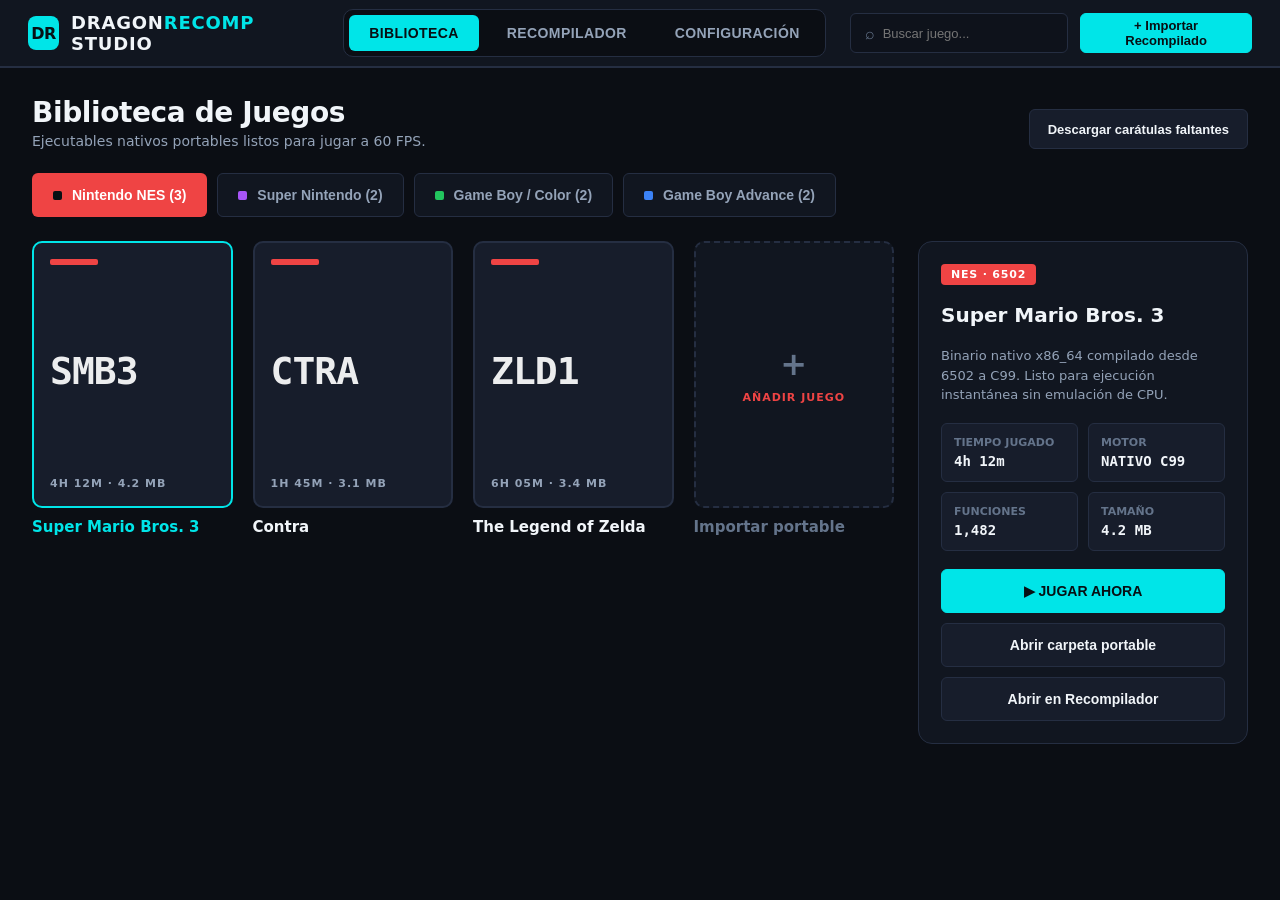
<file: studio/ui_prototypes/tauri/src/index.html>
<!DOCTYPE html>
<html lang="es">
<head>
  <meta charset="UTF-8" />
  <meta name="viewport" content="width=device-width, initial-scale=1.0" />
  <title>DragonRecomp Studio — Prototipo Tauri</title>
  <link rel="stylesheet" href="styles.css" />
</head>
<body>
  <div class="app-shell">
    <header class="topbar">
      <div class="brand">
        <div class="brand-mark">DR</div>
        <div class="brand-name">DRAGON<span>RECOMP</span> STUDIO</div>
      </div>

      <nav class="nav-tabs" aria-label="Navegación principal">
        <button class="nav-tab active" data-view="library">BIBLIOTECA</button>
        <button class="nav-tab" data-view="recompiler">RECOMPILADOR</button>
        <button class="nav-tab" data-view="settings">CONFIGURACIÓN</button>
      </nav>

      <div class="topbar-actions">
        <div class="search-box">
          <span style="color:var(--text-muted)">⌕</span>
          <input id="searchInput" type="text" placeholder="Buscar juego..." />
        </div>
        <button class="btn btn-primary" id="btnImport">+ Importar Recompilado</button>
      </div>
    </header>

    <main class="workspace">
      <!-- ── VISTA 1: BIBLIOTECA ──────────────────────────────────────── -->
      <section class="view active" id="view-library">
        <div class="library-header">
          <div class="library-title">
            <h1>Biblioteca de Juegos</h1>
            <p>Ejecutables nativos portables listos para jugar a 60 FPS.</p>
          </div>
          <div style="display:flex; gap:10px;">
            <button class="btn" id="btnCovers">Descargar carátulas faltantes</button>
          </div>
        </div>

        <div class="console-tabs" id="consoleTabs">
          <button class="console-tab active" data-console="nes">
            <span class="dot" style="background:var(--nes)"></span> Nintendo NES (3)
          </button>
          <button class="console-tab" data-console="snes">
            <span class="dot" style="background:var(--snes)"></span> Super Nintendo (2)
          </button>
          <button class="console-tab" data-console="gb">
            <span class="dot" style="background:var(--gb)"></span> Game Boy / Color (2)
          </button>
          <button class="console-tab" data-console="gba">
            <span class="dot" style="background:var(--gba)"></span> Game Boy Advance (2)
          </button>
        </div>

        <div class="library-layout">
          <div class="game-grid" id="gameGrid"></div>

          <aside class="inspector" id="inspectorPanel">
            <span class="inspector-tag" id="inspTag">NES</span>
            <h2 id="inspTitle">Super Mario Bros. 3</h2>
            <p id="inspDesc" style="color:var(--text-secondary); font-size:13px; line-height:1.5;">
              Binario nativo x86_64 compilado desde 6502 a C99. Listo para ejecución instantánea sin emulación de CPU.
            </p>
            <div class="stat-rows">
              <div class="stat-box">
                <div class="label">Tiempo jugado</div>
                <div class="val" id="inspTime">4h 12m</div>
              </div>
              <div class="stat-box">
                <div class="label">Motor</div>
                <div class="val" id="inspMode">NATIVO C99</div>
              </div>
              <div class="stat-box">
                <div class="label">Funciones</div>
                <div class="val" id="inspFuncs">1,482</div>
              </div>
              <div class="stat-box">
                <div class="label">Tamaño</div>
                <div class="val" id="inspSize">4.2 MB</div>
              </div>
            </div>
            <div class="inspector-actions">
              <button class="btn btn-primary" id="btnPlay">▶ JUGAR AHORA</button>
              <button class="btn" id="btnOpenFolder">Abrir carpeta portable</button>
              <button class="btn" id="btnOpenRecomp">Abrir en Recompilador</button>
            </div>
          </aside>
        </div>
      </section>

      <!-- ── VISTA 2: RECOMPILADOR ────────────────────────────────────── -->
      <section class="view" id="view-recompiler">
        <div class="library-header">
          <div class="library-title">
            <h1>Recompilador Estático</h1>
            <p>Convierte ROMs de NES, SNES, GB/GBC y GBA en ejecutables nativos C99.</p>
          </div>
        </div>

        <div class="recomp-grid">
          <div class="panel">
            <div class="drop-zone">
              <div class="brand-mark" style="width:52px;height:52px;font-size:22px;">+</div>
              <h2>Arrastra tu ROM aquí</h2>
              <p>Soporta .nes, .sfc, .smc, .gb, .gbc y .gba. El análisis de bloques y emisión C99 se ejecuta localmente.</p>
              <button class="btn btn-primary" id="btnSelectRom">Seleccionar archivo ROM...</button>
            </div>
          </div>

          <div class="panel">
            <div style="display:flex; justify-content:space-between; align-items:center;">
              <h2 style="font-size:18px; font-weight:800;">Estado del Pipeline</h2>
              <span class="inspector-tag" style="background:var(--bg-card); color:var(--accent); border:1px solid var(--accent);" id="recompCoreBadge">2 NÚCLEOS · -O1</span>
            </div>

            <div class="progress-track">
              <div class="progress-fill" id="progressFill"></div>
            </div>
            <div style="display:flex; justify-content:space-between; font-size:12px; color:var(--text-secondary); font-family:'JetBrains Mono',monospace;">
              <span>Compilando módulo C99 (14/20)</span>
              <span>68%</span>
            </div>

            <div class="stage-list">
              <div class="stage-item done"><span>1. Detección de cabecera & SHA-1</span><span>0.02s</span></div>
              <div class="stage-item done"><span>2. Desensamblado CFG recursivo</span><span>0.18s</span></div>
              <div class="stage-item done"><span>3. Emisión de código C99</span><span>0.24s</span></div>
              <div class="stage-item running"><span>4. Compilación nativa (2 núcleos)</span><span>En curso</span></div>
              <div class="stage-item pending"><span>5. Empaquetado Portable</span><span>Pendiente</span></div>
            </div>
          </div>
        </div>
      </section>

      <!-- ── VISTA 3: CONFIGURACIÓN ───────────────────────────────────── -->
      <section class="view" id="view-settings">
        <div class="library-header">
          <div class="library-title">
            <h1>Configuración</h1>
            <p>Ajusta los recursos de compilación y preferencias de visualización.</p>
          </div>
        </div>

        <div class="settings-container">
          <div class="setting-row">
            <div class="setting-info">
              <h3>Núcleos de compilación</h3>
              <p>Limita cuántos núcleos de CPU se usan en paralelo para evitar saturar el equipo. Por defecto: 2.</p>
            </div>
            <div class="core-stepper">
              <button class="btn" id="coreDec" style="width:38px;padding:0;justify-content:center;">-</button>
              <div class="core-pill" id="coreVal">2</div>
              <button class="btn" id="coreInc" style="width:38px;padding:0;justify-content:center;">+</button>
            </div>
          </div>

          <div class="setting-row">
            <div class="setting-info">
              <h3>Perfil de compilación C99</h3>
              <p>Rápido (-O1) compila 3-5x más rápido y usa poca RAM. Balanceado (-O2) aplica optimizaciones extra.</p>
            </div>
            <div class="seg-group" id="optGroup">
              <button class="seg-btn active" data-opt="-O1">Rápido (-O1)</button>
              <button class="seg-btn" data-opt="-O2">Balanceado (-O2)</button>
            </div>
          </div>

          <div class="setting-row">
            <div class="setting-info">
              <h3>Pantalla completa al iniciar</h3>
              <p>Abre DragonRecomp Studio directamente en modo fullscreen (alternable con F11).</p>
            </div>
            <div class="seg-group">
              <button class="seg-btn active">Activado</button>
              <button class="seg-btn">Ventana</button>
            </div>
          </div>
        </div>
      </section>
    </main>
  </div>

  <div class="toast" id="toast"></div>
  <script src="app.js"></script>
</body>
</html>
</file>
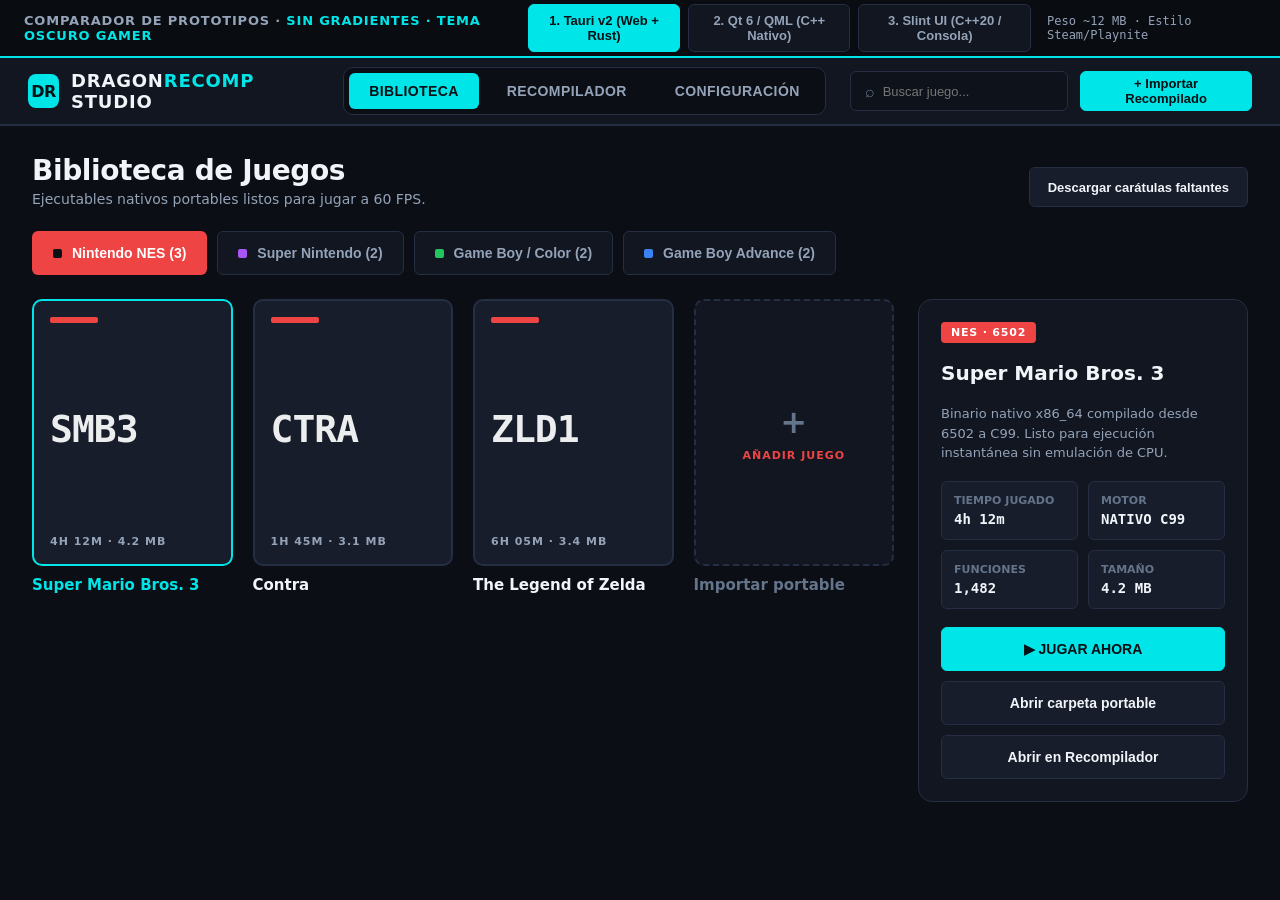
<file: studio/ui_prototypes/comparador_visual.html>
<!DOCTYPE html>
<html lang="es">
<head>
  <meta charset="UTF-8" />
  <meta name="viewport" content="width=device-width, initial-scale=1.0" />
  <title>DragonRecomp Studio — Comparador de Interfaces (Tauri vs QML vs Slint)</title>
  <style>
    /* 100% Flat Dark Gamer Design — ZERO gradients anywhere */
    :root {
      --bg-base: #0B0E14;
      --bg-panel: #111620;
      --bg-card: #171D2B;
      --bg-card-hover: #1E2638;
      --bg-input: #0E121B;
      --border: #252E42;
      --border-strong: #35425E;
      --text-primary: #F1F5F9;
      --text-secondary: #94A3B8;
      --text-muted: #64748B;
      --accent: #00E5E8;
      --accent-ink: #071014;
      --nes: #EF4444;
      --snes: #A855F7;
      --gb: #22C55E;
      --gba: #3B82F6;
    }

    * { box-sizing: border-box; margin: 0; padding: 0; }
    html, body {
      height: 100%;
      background: #07090D;
      color: var(--text-primary);
      font-family: "Inter", "Segoe UI", system-ui, sans-serif;
      overflow: hidden;
    }

    .switcher-bar {
      height: 58px;
      background: #090C11;
      border-bottom: 2px solid var(--accent);
      display: flex;
      align-items: center;
      justify-content: space-between;
      padding: 0 24px;
      gap: 16px;
    }

    .switcher-title {
      font-size: 13px;
      font-weight: 800;
      letter-spacing: 0.8px;
      color: var(--text-secondary);
      text-transform: uppercase;
    }
    .switcher-title span { color: var(--accent); }

    .proto-tabs {
      display: flex;
      gap: 8px;
    }

    .proto-btn {
      background: var(--bg-panel);
      color: var(--text-secondary);
      border: 1px solid var(--border);
      padding: 8px 18px;
      border-radius: 6px;
      font-size: 13px;
      font-weight: 800;
      cursor: pointer;
    }
    .proto-btn:hover { background: var(--bg-card); color: var(--text-primary); }
    .proto-btn.active { background: var(--accent); color: var(--accent-ink); border-color: var(--accent); }

    .proto-meta {
      font-size: 12px;
      color: var(--text-secondary);
      font-family: "JetBrains Mono", monospace;
    }

    .stage {
      height: calc(100vh - 58px);
      position: relative;
    }

    .proto-frame {
      display: none;
      width: 100%;
      height: 100%;
      border: none;
    }
    .proto-frame.active { display: block; }

    /* Shared QML & Slint mock views */
    .mock-screen {
      display: none;
      height: 100%;
      background: var(--bg-base);
    }
    .mock-screen.active { display: flex; }

    /* ── QML Layout (Left Sidebar + Quick-Launch Banner + Grid) ── */
    .qml-sidebar {
      width: 248px;
      background: var(--bg-panel);
      border-right: 1px solid var(--border);
      padding: 20px;
      display: flex;
      flex-direction: column;
      gap: 8px;
    }
    .brand-row { display: flex; align-items: center; gap: 12px; margin-bottom: 18px; }
    .brand-badge {
      width: 34px; height: 34px; border-radius: 8px; background: var(--accent);
      color: var(--accent-ink); font-weight: 900; display: grid; place-items: center;
    }
    .side-btn {
      height: 42px; padding: 0 14px; border-radius: 6px; border: 1px solid transparent;
      background: transparent; color: var(--text-secondary); font-size: 14px; font-weight: 700;
      text-align: left; cursor: pointer; display: flex; align-items: center; gap: 10px;
    }
    .side-btn:hover { background: var(--bg-card); color: var(--text-primary); }
    .side-btn.active { background: var(--accent); color: var(--accent-ink); }
    .side-console.active { background: var(--bg-card); color: var(--text-primary); border-color: var(--nes); }
    .dot { width: 8px; height: 8px; border-radius: 2px; display: inline-block; }

    .qml-main {
      flex: 1;
      padding: 30px 34px;
      overflow-y: auto;
      display: flex;
      flex-direction: column;
      gap: 22px;
    }
    .qml-banner {
      background: var(--bg-panel);
      border: 1px solid var(--border);
      border-radius: 10px;
      padding: 20px 24px;
      display: flex;
      align-items: center;
      justify-content: space-between;
    }
    .btn-flat {
      background: var(--accent); color: var(--accent-ink); border: none;
      height: 42px; padding: 0 20px; border-radius: 6px; font-weight: 800; font-size: 13px; cursor: pointer;
    }
    .cards-row {
      display: grid;
      grid-template-columns: repeat(auto-fill, minmax(185px, 1fr));
      gap: 20px;
    }
    .flat-card {
      cursor: pointer; display: flex; flex-direction: column; gap: 10px;
    }
    .flat-cover {
      aspect-ratio: 3/4;
      background: var(--bg-card);
      border: 2px solid var(--border);
      border-radius: 10px;
      padding: 16px;
      display: flex;
      flex-direction: column;
      justify-content: space-between;
    }
    .flat-card:hover .flat-cover, .flat-card.sel .flat-cover { border-color: var(--accent); background: var(--bg-card-hover); }
    .stripe { width: 44px; height: 6px; border-radius: 2px; }
    .code { font-family: "JetBrains Mono", monospace; font-size: 32px; font-weight: 900; }
    .meta { font-size: 11px; color: var(--text-secondary); font-weight: 700; letter-spacing: 0.8px; }
    .cname { font-size: 15px; font-weight: 700; }
    .flat-card:hover .cname, .flat-card.sel .cname { color: var(--accent); }

    /* ── Slint Layout (Console Top Bar + Clean Grid + Gamepad Bottom Bar) ── */
    .slint-wrap {
      flex-direction: column;
      width: 100%;
    }
    .slint-top {
      height: 64px;
      background: var(--bg-panel);
      border-bottom: 2px solid var(--border);
      padding: 0 28px;
      display: flex;
      align-items: center;
      justify-content: space-between;
    }
    .slint-body {
      flex: 1;
      padding: 28px;
      overflow-y: auto;
      display: flex;
      flex-direction: column;
      gap: 22px;
    }
    .slint-bottom {
      height: 46px;
      background: var(--bg-panel);
      border-top: 1px solid var(--border);
      padding: 0 28px;
      display: flex;
      align-items: center;
      justify-content: space-between;
      font-size: 12px;
      font-weight: 700;
    }
    .pill-console {
      height: 42px; padding: 0 18px; border-radius: 6px; border: 1px solid var(--border);
      background: var(--bg-panel); color: var(--text-secondary); font-weight: 700; font-size: 13px; cursor: pointer;
    }
    .pill-console.active { background: var(--nes); color: #fff; border-color: var(--nes); }
  </style>
</head>
<body>
  <div class="switcher-bar">
    <div class="switcher-title">COMPARADOR DE PROTOTIPOS · <span>SIN GRADIENTES · TEMA OSCURO GAMER</span></div>
    <div class="proto-tabs">
      <button class="proto-btn active" data-target="tauri">1. Tauri v2 (Web + Rust)</button>
      <button class="proto-btn" data-target="qml">2. Qt 6 / QML (C++ Nativo)</button>
      <button class="proto-btn" data-target="slint">3. Slint UI (C++20 / Consola)</button>
    </div>
    <div class="proto-meta" id="protoMeta">Peso ~12 MB · Estilo Steam/Playnite</div>
  </div>

  <div class="stage">
    <!-- 1. TAURI (live iframe of the real Tauri frontend!) -->
    <iframe class="proto-frame active" id="view-tauri" src="tauri/src/index.html"></iframe>

    <!-- 2. QML PREVIEW -->
    <div class="mock-screen" id="view-qml">
      <aside class="qml-sidebar">
        <div class="brand-row">
          <div class="brand-badge">DR</div>
          <div>
            <div style="font-weight:800;font-size:15px;letter-spacing:0.6px;">DRAGONRECOMP</div>
            <div style="font-weight:800;font-size:11px;color:var(--accent);letter-spacing:1.2px;">STUDIO · QML</div>
          </div>
        </div>
        <button class="side-btn active">Biblioteca</button>
        <button class="side-btn">Recompilador</button>
        <button class="side-btn">Configuración</button>
        <div style="height:1px;background:var(--border);margin:12px 0 8px;"></div>
        <div style="font-size:11px;font-weight:800;color:var(--text-muted);letter-spacing:1px;padding-left:6px;">CONSOLAS</div>
        <button class="side-btn side-console active"><span class="dot" style="background:var(--nes)"></span> Nintendo NES</button>
        <button class="side-btn side-console"><span class="dot" style="background:var(--snes)"></span> Super Nintendo</button>
        <button class="side-btn side-console"><span class="dot" style="background:var(--gb)"></span> Game Boy / Color</button>
        <button class="side-btn side-console"><span class="dot" style="background:var(--gba)"></span> Game Boy Advance</button>
        <div style="flex:1"></div>
        <div style="background:var(--bg-card);border:1px solid var(--border);border-radius:8px;padding:10px;text-align:center;">
          <div style="font-size:10px;color:var(--text-muted);font-weight:800;">MOTOR DE COMPILACIÓN</div>
          <div style="font-size:12px;color:var(--accent);font-weight:800;font-family:'JetBrains Mono',monospace;margin-top:3px;">2 Núcleos · -O1</div>
        </div>
      </aside>
      <main class="qml-main">
        <div style="display:flex;justify-content:space-between;align-items:center;">
          <div>
            <h1 style="font-size:28px;font-weight:800;">Biblioteca Portable</h1>
            <p style="color:var(--text-secondary);font-size:14px;margin-top:4px;">Estilo escritorio nativo fluido con barra lateral y acceso rápido.</p>
          </div>
          <button class="btn-flat">+ Importar Recompilado</button>
        </div>
        <div class="qml-banner">
          <div style="display:flex;align-items:center;gap:16px;">
            <div style="width:6px;height:48px;background:var(--nes);border-radius:3px;"></div>
            <div>
              <div style="font-size:11px;font-weight:800;color:var(--accent);letter-spacing:1px;">CONTINUAR JUGANDO</div>
              <div style="font-size:20px;font-weight:800;margin-top:2px;">Super Mario Bros. 3</div>
            </div>
          </div>
          <button class="btn-flat">▶ JUGAR AHORA</button>
        </div>
        <div class="cards-row">
          <div class="flat-card sel">
            <div class="flat-cover"><div class="stripe" style="background:var(--nes)"></div><div class="code">SMB3</div><div class="meta">4H 12M · 4.2 MB</div></div>
            <div class="cname">Super Mario Bros. 3</div>
          </div>
          <div class="flat-card">
            <div class="flat-cover"><div class="stripe" style="background:var(--nes)"></div><div class="code">CTRA</div><div class="meta">1H 45M · 3.1 MB</div></div>
            <div class="cname">Contra</div>
          </div>
          <div class="flat-card">
            <div class="flat-cover"><div class="stripe" style="background:var(--nes)"></div><div class="code">ZLD1</div><div class="meta">6H 05M · 3.4 MB</div></div>
            <div class="cname">The Legend of Zelda</div>
          </div>
        </div>
      </main>
    </div>

    <!-- 3. SLINT PREVIEW -->
    <div class="mock-screen slint-wrap" id="view-slint">
      <header class="slint-top">
        <div style="display:flex;align-items:center;gap:12px;">
          <div class="brand-badge">DR</div>
          <div style="font-weight:800;font-size:16px;letter-spacing:1px;">DRAGONRECOMP STUDIO</div>
        </div>
        <div style="display:flex;gap:8px;">
          <button class="btn-flat" style="height:36px;">BIBLIOTECA</button>
          <button class="pill-console" style="height:36px;">RECOMPILADOR</button>
          <button class="pill-console" style="height:36px;">CONFIGURACIÓN</button>
        </div>
        <div style="background:var(--bg-card);border:1px solid var(--accent);color:var(--accent);padding:7px 14px;border-radius:6px;font-size:12px;font-weight:800;font-family:'JetBrains Mono',monospace;">
          2 NÚCLEOS · -O1
        </div>
      </header>
      <main class="slint-body">
        <div style="display:flex;gap:10px;flex-wrap:wrap;">
          <button class="pill-console active">Nintendo NES (3)</button>
          <button class="pill-console">Super Nintendo (2)</button>
          <button class="pill-console">Game Boy / Color (2)</button>
          <button class="pill-console">Game Boy Advance (2)</button>
        </div>
        <div class="cards-row">
          <div class="flat-card sel">
            <div class="flat-cover"><div class="stripe" style="background:var(--nes)"></div><div class="code">SMB3</div><div class="meta">4H 12M · 4.2 MB</div></div>
            <div class="cname">Super Mario Bros. 3</div>
          </div>
          <div class="flat-card">
            <div class="flat-cover"><div class="stripe" style="background:var(--nes)"></div><div class="code">CTRA</div><div class="meta">1H 45M · 3.1 MB</div></div>
            <div class="cname">Contra</div>
          </div>
          <div class="flat-card">
            <div class="flat-cover"><div class="stripe" style="background:var(--nes)"></div><div class="code">ZLD1</div><div class="meta">6H 05M · 3.4 MB</div></div>
            <div class="cname">The Legend of Zelda</div>
          </div>
        </div>
      </main>
      <footer class="slint-bottom">
        <div style="display:flex;gap:20px;">
          <span style="color:var(--accent)">[A] Jugar</span>
          <span style="color:var(--text-secondary)">[X] Importar Recompilado</span>
          <span style="color:var(--text-secondary)">[F11] Pantalla Completa</span>
        </div>
        <div style="color:var(--text-muted)">Slint UI · Nativo C++20 · 0% WebView</div>
      </footer>
    </div>
  </div>

  <script>
    const META = {
      tauri: 'Peso ~12 MB · Estilo Steam/Playnite · HTML/CSS/JS + Rust',
      qml:   'Peso ~45 MB · Estilo Escritorio Nativo · Qt 6 / QML + C++20',
      slint: 'Peso ~7 MB  · Estilo Consola / Gamepad · Slint Nativo C++20',
    };
    document.querySelectorAll('.proto-btn').forEach(btn => {
      btn.addEventListener('click', () => {
        document.querySelectorAll('.proto-btn').forEach(b => b.classList.remove('active'));
        btn.classList.add('active');
        const t = btn.dataset.target;
        document.getElementById('protoMeta').textContent = META[t];
        document.getElementById('view-tauri').classList.toggle('active', t === 'tauri');
        document.getElementById('view-qml').classList.toggle('active', t === 'qml');
        document.getElementById('view-slint').classList.toggle('active', t === 'slint');
      });
    });
  </script>
</body>
</html>
</file>
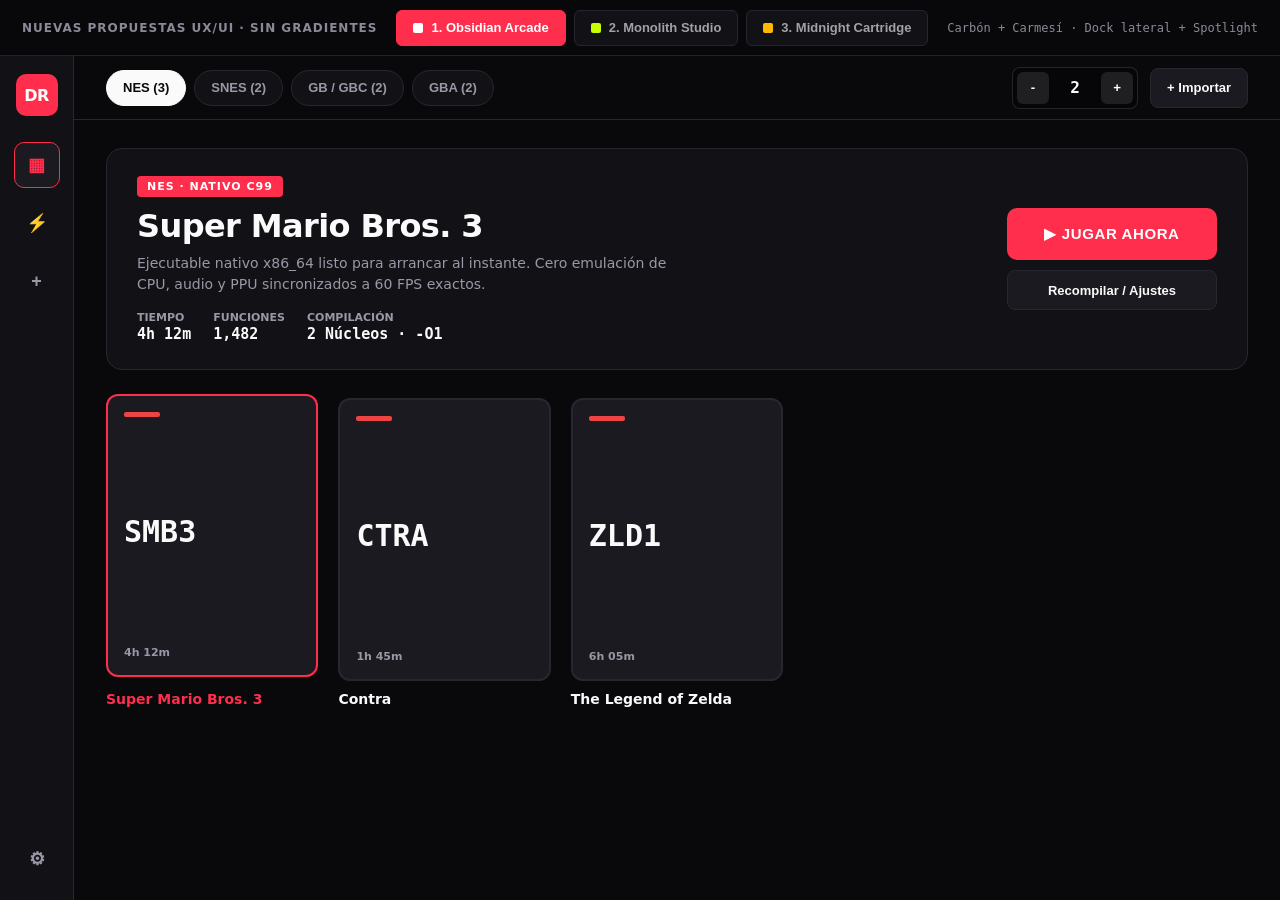
<file: studio/ui_prototypes/conceptos_ux_ui.html>
<!DOCTYPE html>
<html lang="es">
<head>
  <meta charset="UTF-8" />
  <meta name="viewport" content="width=device-width, initial-scale=1.0" />
  <title>DragonRecomp Studio — 3 Propuestas Nuevas de Diseño UX/UI</title>
  <style>
    /* =========================================================================
       DRAGONRECOMP STUDIO — 3 NUEVAS DIRECCIONES DE DISEÑO UX/UI
       Regla estricta: 100% superficies sólidas, CERO gradientes, tema oscuro.
       ========================================================================= */

    * { box-sizing: border-box; margin: 0; padding: 0; }
    html, body {
      height: 100%;
      background: #060608;
      color: #F4F4F5;
      font-family: "Inter", "Segoe UI", system-ui, -apple-system, sans-serif;
      overflow: hidden;
      user-select: none;
    }

    /* ── Selector superior de Conceptos ─────────────────────────────────── */
    .concept-bar {
      height: 56px;
      background: #08080A;
      border-bottom: 1px solid #222228;
      display: flex;
      align-items: center;
      justify-content: space-between;
      padding: 0 22px;
      gap: 16px;
    }
    .concept-bar-left {
      font-size: 12px;
      font-weight: 800;
      letter-spacing: 1px;
      color: #8A8A98;
      text-transform: uppercase;
    }
    .concept-switcher {
      display: flex;
      gap: 8px;
    }
    .concept-pill {
      height: 36px;
      padding: 0 16px;
      border-radius: 6px;
      border: 1px solid #26262E;
      background: #121216;
      color: #A1A1AA;
      font-size: 13px;
      font-weight: 700;
      cursor: pointer;
      display: inline-flex;
      align-items: center;
      gap: 8px;
      transition: all 0.14s ease;
    }
    .concept-pill:hover { background: #1B1B22; color: #FFFFFF; }
    .concept-pill .swatch { width: 10px; height: 10px; border-radius: 2px; }
    .concept-pill.active[data-c="obsidian"] { background: #FF2E4C; color: #FFFFFF; border-color: #FF2E4C; }
    .concept-pill.active[data-c="monolith"] { background: #C6FF00; color: #0B0D0B; border-color: #C6FF00; }
    .concept-pill.active[data-c="midnight"] { background: #FFB800; color: #0B0D14; border-color: #FFB800; }
    .concept-pill.active .swatch { background: currentColor !important; }

    .concept-desc {
      font-size: 12px;
      color: #8A8A98;
      font-family: "JetBrains Mono", monospace;
    }

    .viewport {
      height: calc(100vh - 56px);
      position: relative;
    }
    .concept-screen {
      display: none;
      width: 100%;
      height: 100%;
    }
    .concept-screen.active { display: flex; }

    /* =========================================================================
       CONCEPTO 1: OBSIDIAN ARCADE
       Carbón puro (#09090B) + Carmesí Eléctrico (#FF2E4C) + Dock lateral iconos
       ========================================================================= */
    .c-obsidian {
      --bg: #09090B;
      --surface: #121216;
      --card: #1A1A20;
      --card-h: #23232C;
      --border: #272730;
      --text: #FAFAFA;
      --muted: #9898A6;
      --accent: #FF2E4C;
      --accent-ink: #FFFFFF;
      --ok: #22C55E;
      background: var(--bg);
      color: var(--text);
    }

    .obs-rail {
      width: 74px;
      background: var(--surface);
      border-right: 1px solid var(--border);
      display: flex;
      flex-direction: column;
      align-items: center;
      padding: 18px 0;
      gap: 12px;
    }
    .obs-logo {
      width: 42px; height: 42px;
      background: var(--accent);
      color: #fff;
      font-weight: 900;
      font-size: 16px;
      border-radius: 10px;
      display: grid;
      place-items: center;
      margin-bottom: 14px;
      letter-spacing: -0.5px;
    }
    .obs-icon-btn {
      width: 46px; height: 46px;
      border-radius: 10px;
      border: 1px solid transparent;
      background: transparent;
      color: var(--muted);
      font-size: 18px;
      font-weight: 800;
      cursor: pointer;
      display: grid;
      place-items: center;
      position: relative;
    }
    .obs-icon-btn:hover { background: var(--card); color: var(--text); }
    .obs-icon-btn.active {
      background: var(--card);
      color: var(--accent);
      border-color: var(--accent);
    }

    .obs-main {
      flex: 1;
      display: flex;
      flex-direction: column;
      overflow: hidden;
    }
    .obs-topbar {
      height: 64px;
      padding: 0 32px;
      border-bottom: 1px solid var(--border);
      display: flex;
      align-items: center;
      justify-content: space-between;
      gap: 16px;
    }
    .obs-chips { display: flex; gap: 8px; }
    .obs-chip {
      height: 36px; padding: 0 16px;
      border-radius: 999px;
      border: 1px solid var(--border);
      background: var(--surface);
      color: var(--muted);
      font-size: 13px; font-weight: 700;
      cursor: pointer;
    }
    .obs-chip:hover { color: var(--text); border-color: #3E3E4C; }
    .obs-chip.active { background: var(--text); color: #09090B; border-color: var(--text); }

    .obs-body {
      flex: 1;
      padding: 28px 32px;
      overflow-y: auto;
      display: flex;
      flex-direction: column;
      gap: 28px;
    }

    .obs-spotlight {
      background: var(--surface);
      border: 1px solid var(--border);
      border-radius: 16px;
      padding: 26px 30px;
      display: grid;
      grid-template-columns: 1fr auto;
      align-items: center;
      gap: 24px;
    }
    .obs-tag {
      display: inline-block;
      background: var(--accent);
      color: #fff;
      font-size: 11px;
      font-weight: 900;
      letter-spacing: 1px;
      padding: 4px 10px;
      border-radius: 4px;
      margin-bottom: 10px;
    }
    .obs-spotlight h1 { font-size: 32px; font-weight: 900; letter-spacing: -0.6px; margin-bottom: 8px; }
    .obs-spotlight p { color: var(--muted); font-size: 14px; max-width: 560px; line-height: 1.5; }
    .obs-stats { display: flex; gap: 22px; margin-top: 16px; }
    .obs-stat span { display: block; font-size: 11px; color: var(--muted); text-transform: uppercase; font-weight: 700; }
    .obs-stat strong { font-size: 15px; font-family: "JetBrains Mono", monospace; }

    .obs-cta-col { display: flex; flex-direction: column; gap: 10px; min-width: 210px; }
    .obs-play {
      height: 52px; border-radius: 10px; border: none;
      background: var(--accent); color: #fff;
      font-size: 15px; font-weight: 900; letter-spacing: 0.6px; cursor: pointer;
    }
    .obs-play:hover { background: #FF4762; }
    .obs-sec-btn {
      height: 40px; border-radius: 8px; border: 1px solid var(--border);
      background: var(--card); color: var(--text);
      font-size: 13px; font-weight: 700; cursor: pointer;
    }
    .obs-sec-btn:hover { background: var(--card-h); }

    .obs-grid {
      display: grid;
      grid-template-columns: repeat(auto-fill, minmax(175px, 1fr));
      gap: 20px;
    }
    .obs-card { cursor: pointer; display: flex; flex-direction: column; gap: 10px; }
    .obs-cover {
      aspect-ratio: 3/4;
      background: var(--card);
      border: 2px solid var(--border);
      border-radius: 12px;
      padding: 16px;
      display: flex;
      flex-direction: column;
      justify-content: space-between;
      transition: transform 0.14s ease, border-color 0.14s ease;
    }
    .obs-card:hover .obs-cover, .obs-card.sel .obs-cover {
      border-color: var(--accent);
      transform: translateY(-4px);
    }
    .obs-code { font-family: "JetBrains Mono", monospace; font-size: 30px; font-weight: 900; }
    .obs-name { font-size: 14px; font-weight: 700; }
    .obs-card.sel .obs-name, .obs-card:hover .obs-name { color: var(--accent); }

    /* =========================================================================
       CONCEPTO 2: MONOLITH STUDIO
       Grafito cálido (#0E0F0E) + Lima Ácido (#C6FF00) + Estética Industrial Bento
       ========================================================================= */
    .c-monolith {
      --bg: #0E0F0E;
      --surface: #151715;
      --card: #1D201D;
      --border: #2C312C;
      --text: #F4F5F0;
      --muted: #8E968E;
      --accent: #C6FF00;
      --accent-ink: #0B0D0B;
      --orange: #FF6B2B;
      background: var(--bg);
      color: var(--text);
      flex-direction: column;
    }

    .mono-header {
      height: 68px;
      padding: 0 32px;
      border-bottom: 1px solid var(--border);
      background: var(--surface);
      display: flex;
      align-items: center;
      justify-content: space-between;
    }
    .mono-brand {
      display: flex; align-items: center; gap: 12px;
      font-family: "JetBrains Mono", monospace;
      font-weight: 800; font-size: 16px; letter-spacing: 0.5px;
    }
    .mono-dot { width: 14px; height: 14px; background: var(--accent); border-radius: 3px; }
    .mono-nav { display: flex; gap: 4px; background: var(--bg); padding: 4px; border: 1px solid var(--border); border-radius: 8px; }
    .mono-tab {
      height: 36px; padding: 0 18px; border: none; border-radius: 5px;
      background: transparent; color: var(--muted); font-size: 13px; font-weight: 800; cursor: pointer;
    }
    .mono-tab.active { background: var(--accent); color: var(--accent-ink); }

    .mono-status {
      display: flex; align-items: center; gap: 10px;
      background: var(--card); border: 1px solid var(--border);
      padding: 7px 14px; border-radius: 6px;
      font-family: "JetBrains Mono", monospace; font-size: 12px; font-weight: 700;
      cursor: pointer;
    }
    .mono-status:hover { border-color: var(--accent); }

    .mono-body {
      flex: 1;
      padding: 28px 32px;
      overflow-y: auto;
      display: grid;
      grid-template-columns: 1fr 340px;
      gap: 24px;
      align-items: start;
    }
    .mono-bento-top {
      display: grid;
      grid-template-columns: repeat(4, 1fr);
      gap: 12px;
      margin-bottom: 22px;
    }
    .mono-console-tile {
      background: var(--surface);
      border: 1px solid var(--border);
      border-radius: 10px;
      padding: 16px;
      cursor: pointer;
      display: flex;
      flex-direction: column;
      gap: 6px;
    }
    .mono-console-tile:hover { background: var(--card); }
    .mono-console-tile.active {
      background: var(--accent);
      color: var(--accent-ink);
      border-color: var(--accent);
    }
    .mono-console-tile .k { font-family: "JetBrains Mono", monospace; font-size: 11px; font-weight: 800; opacity: 0.75; }
    .mono-console-tile .v { font-size: 16px; font-weight: 800; }

    .mono-grid {
      display: grid;
      grid-template-columns: repeat(auto-fill, minmax(180px, 1fr));
      gap: 18px;
    }
    .mono-card {
      background: var(--surface);
      border: 1px solid var(--border);
      border-radius: 12px;
      padding: 12px;
      cursor: pointer;
      display: flex;
      flex-direction: column;
      gap: 12px;
    }
    .mono-card:hover, .mono-card.sel { border-color: var(--accent); }
    .mono-art {
      aspect-ratio: 3/4;
      background: var(--card);
      border-radius: 8px;
      padding: 14px;
      display: flex;
      flex-direction: column;
      justify-content: space-between;
    }
    .mono-side {
      background: var(--surface);
      border: 1px solid var(--border);
      border-radius: 14px;
      padding: 24px;
      display: flex;
      flex-direction: column;
      gap: 18px;
    }
    .mono-btn-primary {
      height: 48px; border-radius: 8px; border: none;
      background: var(--accent); color: var(--accent-ink);
      font-size: 14px; font-weight: 900; cursor: pointer;
    }
    .mono-btn-primary:hover { background: #D4FF3D; }
    .mono-btn-ghost {
      height: 40px; border-radius: 8px; border: 1px solid var(--border);
      background: var(--card); color: var(--text);
      font-size: 13px; font-weight: 700; cursor: pointer;
    }
    .mono-kv {
      display: flex; justify-content: space-between;
      padding: 10px 0; border-bottom: 1px solid var(--border);
      font-size: 13px;
    }
    .mono-kv span { color: var(--muted); }
    .mono-kv strong { font-family: "JetBrains Mono", monospace; }

    /* =========================================================================
       CONCEPTO 3: MIDNIGHT CARTRIDGE
       Índigo profundo (#0D0F1A) + Ámbar Solar (#FFB800) + Estética Coleccionista
       ========================================================================= */
    .c-midnight {
      --bg: #0D0F1A;
      --surface: #141829;
      --card: #1C2138;
      --border: #2B3354;
      --text: #F2F4FC;
      --muted: #939DC2;
      --accent: #FFB800;
      --accent-ink: #0C0E18;
      --mint: #2EE59D;
      background: var(--bg);
      color: var(--text);
      flex-direction: column;
    }

    .mid-header {
      height: 76px;
      padding: 0 40px;
      display: flex;
      align-items: center;
      justify-content: space-between;
      border-bottom: 1px solid var(--border);
      background: var(--surface);
    }
    .mid-brand { display: flex; align-items: center; gap: 14px; }
    .mid-mark {
      width: 38px; height: 38px; border-radius: 10px;
      background: var(--accent); color: var(--accent-ink);
      font-weight: 900; font-size: 16px; display: grid; place-items: center;
    }
    .mid-nav { display: flex; gap: 26px; }
    .mid-link {
      background: none; border: none; color: var(--muted);
      font-size: 15px; font-weight: 700; cursor: pointer; padding: 8px 0;
      border-bottom: 3px solid transparent;
    }
    .mid-link.active { color: var(--text); border-bottom-color: var(--accent); }

    .mid-body {
      flex: 1;
      padding: 32px 40px;
      overflow-y: auto;
      display: flex;
      flex-direction: column;
      gap: 28px;
    }
    .mid-filter-bar {
      display: flex;
      align-items: center;
      justify-content: space-between;
      gap: 16px;
    }
    .mid-tabs { display: flex; gap: 10px; }
    .mid-tab {
      height: 44px; padding: 0 22px; border-radius: 10px;
      border: 1px solid var(--border); background: var(--surface);
      color: var(--muted); font-size: 14px; font-weight: 700; cursor: pointer;
    }
    .mid-tab.active { background: var(--accent); color: var(--accent-ink); border-color: var(--accent); }

    .mid-shelf {
      display: grid;
      grid-template-columns: repeat(auto-fill, minmax(215px, 1fr));
      gap: 26px;
    }
    .mid-card { cursor: pointer; display: flex; flex-direction: column; gap: 12px; }
    .mid-cover {
      aspect-ratio: 3/4;
      background: var(--card);
      border: 2px solid var(--border);
      border-radius: 14px;
      padding: 20px;
      display: flex;
      flex-direction: column;
      justify-content: space-between;
      transition: transform 0.15s ease, border-color 0.15s ease;
    }
    .mid-card:hover .mid-cover, .mid-card.sel .mid-cover {
      border-color: var(--accent);
      transform: translateY(-6px);
    }
    .mid-footer-bar {
      height: 76px;
      background: var(--surface);
      border-top: 1px solid var(--border);
      padding: 0 40px;
      display: flex;
      align-items: center;
      justify-content: space-between;
    }
    .mid-play-btn {
      height: 46px; padding: 0 28px; border-radius: 10px; border: none;
      background: var(--accent); color: var(--accent-ink);
      font-size: 14px; font-weight: 900; cursor: pointer;
    }
    .mid-play-btn:hover { background: #FFC833; }

    /* Shared Settings Widget */
    .cores-box {
      display: inline-flex; align-items: center; gap: 8px;
      background: rgba(0,0,0,0.25); padding: 4px; border-radius: 8px; border: 1px solid rgba(255,255,255,0.12);
    }
    .cores-box button {
      width: 32px; height: 32px; border-radius: 6px; border: none;
      background: rgba(255,255,255,0.1); color: #fff; font-weight: 900; cursor: pointer;
    }
    .cores-box span {
      min-width: 36px; text-align: center; font-family: "JetBrains Mono", monospace; font-weight: 800;
    }

    .toast {
      position: fixed; bottom: 24px; left: 50%; transform: translateX(-50%);
      background: #14141A; border: 2px solid #FFFFFF; color: #FFFFFF;
      padding: 10px 20px; border-radius: 8px; font-size: 13px; font-weight: 700;
      opacity: 0; pointer-events: none; transition: opacity 0.18s ease; z-index: 99;
    }
    .toast.show { opacity: 1; }
  </style>
</head>
<body>
  <!-- Selector global de los 3 conceptos nuevos -->
  <div class="concept-bar">
    <div class="concept-bar-left">NUEVAS PROPUESTAS UX/UI · SIN GRADIENTES</div>
    <div class="concept-switcher">
      <button class="concept-pill active" data-c="obsidian"><span class="swatch" style="background:#FF2E4C"></span> 1. Obsidian Arcade</button>
      <button class="concept-pill" data-c="monolith"><span class="swatch" style="background:#C6FF00"></span> 2. Monolith Studio</button>
      <button class="concept-pill" data-c="midnight"><span class="swatch" style="background:#FFB800"></span> 3. Midnight Cartridge</button>
    </div>
    <div class="concept-desc" id="conceptDesc">Carbón + Carmesí · Dock lateral + Spotlight</div>
  </div>

  <div class="viewport">
    <!-- =====================================================================
         CONCEPTO 1: OBSIDIAN ARCADE (Carbón puro + Rojo Carmesí Eléctrico)
         ===================================================================== -->
    <section class="concept-screen c-obsidian active" id="screen-obsidian">
      <aside class="obs-rail">
        <div class="obs-logo">DR</div>
        <button class="obs-icon-btn active" title="Biblioteca" onclick="toast('Obsidian: Vista Biblioteca')">▦</button>
        <button class="obs-icon-btn" title="Recompilador" onclick="toast('Obsidian: Vista Recompilador (2 núcleos · -O1)')">⚡</button>
        <button class="obs-icon-btn" title="Importar Recompilado" onclick="toast('Obsidian: Importar carpeta portable')">+</button>
        <div style="flex:1"></div>
        <button class="obs-icon-btn" title="Configuración (2 núcleos)" onclick="toast('Obsidian: Configuración — 2 núcleos por defecto')">⚙</button>
      </aside>

      <div class="obs-main">
        <header class="obs-topbar">
          <div class="obs-chips" id="obsChips">
            <button class="obs-chip active" data-con="nes">NES (3)</button>
            <button class="obs-chip" data-con="snes">SNES (2)</button>
            <button class="obs-chip" data-con="gb">GB / GBC (2)</button>
            <button class="obs-chip" data-con="gba">GBA (2)</button>
          </div>
          <div style="display:flex;align-items:center;gap:12px;">
            <div class="cores-box">
              <button onclick="chgCores(-1)">-</button>
              <span class="core-sync">2</span>
              <button onclick="chgCores(1)">+</button>
            </div>
            <button class="obs-sec-btn" style="padding:0 16px;" onclick="toast('Importando juego recompilado...')">+ Importar</button>
          </div>
        </header>

        <div class="obs-body">
          <div class="obs-spotlight">
            <div>
              <span class="obs-tag" id="obsTag">NES · NATIVO C99</span>
              <h1 id="obsTitle">Super Mario Bros. 3</h1>
              <p>Ejecutable nativo x86_64 listo para arrancar al instante. Cero emulación de CPU, audio y PPU sincronizados a 60 FPS exactos.</p>
              <div class="obs-stats">
                <div class="obs-stat"><span>Tiempo</span><strong id="obsTime">4h 12m</strong></div>
                <div class="obs-stat"><span>Funciones</span><strong id="obsFuncs">1,482</strong></div>
                <div class="obs-stat"><span>Compilación</span><strong class="core-label">2 Núcleos · -O1</strong></div>
              </div>
            </div>
            <div class="obs-cta-col">
              <button class="obs-play" onclick="toast('▶ Lanzando binario nativo...')">▶ JUGAR AHORA</button>
              <button class="obs-sec-btn" onclick="toast('Abriendo en Recompilador...')">Recompilar / Ajustes</button>
            </div>
          </div>

          <div class="obs-grid" id="obsGrid"></div>
        </div>
      </div>
    </section>

    <!-- =====================================================================
         CONCEPTO 2: MONOLITH STUDIO (Grafito cálido + Lima Ácido Industrial)
         ===================================================================== -->
    <section class="concept-screen c-monolith" id="screen-monolith">
      <header class="mono-header">
        <div class="mono-brand"><span class="mono-dot"></span> DRAGONRECOMP // STUDIO</div>
        <nav class="mono-nav">
          <button class="mono-tab active" onclick="toast('Monolith: Biblioteca')">BIBLIOTECA</button>
          <button class="mono-tab" onclick="toast('Monolith: Recompilador')">RECOMPILADOR</button>
          <button class="mono-tab" onclick="toast('Monolith: Configuración')">AJUSTES</button>
        </nav>
        <div class="mono-status" onclick="chgCores(1)" title="Clic para cambiar núcleos">
          <span style="color:var(--accent)">●</span>
          <span class="core-label">2 NÚCLEOS · -O1</span>
        </div>
      </header>

      <div class="mono-body">
        <div>
          <div class="mono-bento-top" id="monoTiles">
            <div class="mono-console-tile active" data-con="nes"><span class="k">6502 · 3 JUEGOS</span><span class="v">Nintendo NES</span></div>
            <div class="mono-console-tile" data-con="snes"><span class="k">65816 · 2 JUEGOS</span><span class="v">Super Nintendo</span></div>
            <div class="mono-console-tile" data-con="gb"><span class="k">SM83 · 2 JUEGOS</span><span class="v">Game Boy</span></div>
            <div class="mono-console-tile" data-con="gba"><span class="k">ARM7 · 2 JUEGOS</span><span class="v">GB Advance</span></div>
          </div>
          <div class="mono-grid" id="monoGrid"></div>
        </div>

        <aside class="mono-side">
          <div style="font-family:'JetBrains Mono',monospace;font-size:11px;color:var(--accent);font-weight:800;">INSPECTOR PORTABLE</div>
          <h2 id="monoTitle" style="font-size:24px;font-weight:900;line-height:1.2;">Super Mario Bros. 3</h2>
          <div>
            <div class="mono-kv"><span>Plataforma</span><strong id="monoPlat">NES (6502)</strong></div>
            <div class="mono-kv"><span>Tiempo jugado</span><strong id="monoTime">4h 12m</strong></div>
            <div class="mono-kv"><span>Funciones C99</span><strong id="monoFuncs">1,482</strong></div>
            <div class="mono-kv"><span>Núcleos comp.</span><strong class="core-label">2 Núcleos · -O1</strong></div>
          </div>
          <button class="mono-btn-primary" onclick="toast('▶ Ejecutando juego portable...')">▶ EJECUTAR NATIVO</button>
          <button class="mono-btn-ghost" onclick="toast('Importando recompilado...')">+ Importar Recompilado</button>
          <button class="mono-btn-ghost" onclick="toast('Buscando carátulas...')">Descargar carátulas</button>
        </aside>
      </div>
    </section>

    <!-- =====================================================================
         CONCEPTO 3: MIDNIGHT CARTRIDGE (Índigo profundo + Ámbar Dorado)
         ===================================================================== -->
    <section class="concept-screen c-midnight" id="screen-midnight">
      <header class="mid-header">
        <div class="mid-brand">
          <div class="mid-mark">DR</div>
          <div>
            <div style="font-weight:900;font-size:18px;letter-spacing:0.3px;">DragonRecomp</div>
            <div style="font-size:12px;color:var(--muted);">Colección Nativa Portable</div>
          </div>
        </div>
        <nav class="mid-nav">
          <button class="mid-link active" onclick="toast('Midnight: Mi Colección')">Mi Colección</button>
          <button class="mid-link" onclick="toast('Midnight: Recompilar ROM')">Recompilar ROM</button>
          <button class="mid-link" onclick="toast('Midnight: Preferencias')">Preferencias</button>
        </nav>
        <button class="mid-play-btn" style="height:40px;padding:0 18px;font-size:13px;" onclick="toast('Importando juego recompilado...')">+ Importar Juego</button>
      </header>

      <main class="mid-body">
        <div class="mid-filter-bar">
          <div class="mid-tabs" id="midTabs">
            <button class="mid-tab active" data-con="nes">Nintendo NES</button>
            <button class="mid-tab" data-con="snes">Super Nintendo</button>
            <button class="mid-tab" data-con="gb">Game Boy / Color</button>
            <button class="mid-tab" data-con="gba">Game Boy Advance</button>
          </div>
          <div style="font-size:13px;color:var(--muted);font-weight:600;">
            Compilador: <strong style="color:var(--mint)" class="core-label">2 Núcleos · -O1</strong>
          </div>
        </div>

        <div class="mid-shelf" id="midGrid"></div>
      </main>

      <footer class="mid-footer-bar">
        <div style="display:flex;align-items:center;gap:16px;">
          <div style="width:10px;height:10px;border-radius:3px;background:var(--mint);"></div>
          <div>
            <div id="midTitle" style="font-size:17px;font-weight:800;">Super Mario Bros. 3</div>
            <div id="midMeta" style="font-size:12px;color:var(--muted);">4h 12m jugadas · Listo para jugar en Windows y Linux</div>
          </div>
        </div>
        <div style="display:flex;gap:12px;">
          <button class="mid-tab" style="height:46px;" onclick="toast('Abriendo carpeta portable...')">Abrir Carpeta</button>
          <button class="mid-play-btn" onclick="toast('▶ Iniciando juego...')">▶ Jugar Ahora</button>
        </div>
      </footer>
    </section>
  </div>

  <div class="toast" id="toast"></div>

  <script>
    const GAMES = [
      { id: 1, con: 'nes',  code: 'SMB3', title: 'Super Mario Bros. 3', time: '4h 12m', funcs: '1,482', plat: 'NES (6502)',      col: '#EF4444' },
      { id: 2, con: 'nes',  code: 'CTRA', title: 'Contra',              time: '1h 45m', funcs: '624',   plat: 'NES (6502)',      col: '#EF4444' },
      { id: 3, con: 'nes',  code: 'ZLD1', title: 'The Legend of Zelda', time: '6h 05m', funcs: '910',   plat: 'NES (6502)',      col: '#EF4444' },
      { id: 4, con: 'snes', code: 'SMW',  title: 'Super Mario World',   time: '8h 30m', funcs: '2,810', plat: 'SNES (65816)',    col: '#A855F7' },
      { id: 5, con: 'snes', code: 'SMTR', title: 'Super Metroid',       time: '3h 20m', funcs: '3,412', plat: 'SNES (65816)',    col: '#A855F7' },
      { id: 6, con: 'gb',   code: 'TTRS', title: 'Tetris DX',           time: '2h 10m', funcs: '412',   plat: 'GB/GBC (SM83)',   col: '#22C55E' },
      { id: 7, con: 'gb',   code: 'PKCR', title: 'Pokemon Crystal',     time: '12h 40m',funcs: '4,120', plat: 'GB/GBC (SM83)',   col: '#22C55E' },
      { id: 8, con: 'gba',  code: 'PKFR', title: 'Pokemon FireRed',     time: '9h 15m', funcs: '6,840', plat: 'GBA (ARM7TDMI)',  col: '#3B82F6' },
      { id: 9, con: 'gba',  code: 'MTRZ', title: 'Metroid Zero Mission',time: '3h 55m', funcs: '5,290', plat: 'GBA (ARM7TDMI)',  col: '#3B82F6' },
    ];

    const CONCEPT_DESC = {
      obsidian: 'Carbón + Carmesí · Dock lateral + Spotlight cinematográfico',
      monolith: 'Grafito + Lima Ácido · Bento industrial minimalista',
      midnight: 'Índigo + Ámbar Dorado · Coleccionista amplio + barra inferior',
    };

    let activeCon = 'nes';
    let selected = GAMES[0];
    let cores = 2;

    function toast(msg) {
      const el = document.getElementById('toast');
      el.textContent = msg;
      el.classList.add('show');
      clearTimeout(toast._t);
      toast._t = setTimeout(() => el.classList.remove('show'), 2000);
    }

    function chgCores(delta) {
      cores = Math.max(1, Math.min(16, cores + delta));
      document.querySelectorAll('.core-sync').forEach(e => e.textContent = cores);
      document.querySelectorAll('.core-label').forEach(e => e.textContent = `${cores} Núcleos · -O1`);
      toast(`Núcleos de compilación ajustados a ${cores}`);
    }

    function selectGame(g) {
      selected = g;
      document.getElementById('obsTag').textContent = `${g.plat} · NATIVO C99`;
      document.getElementById('obsTitle').textContent = g.title;
      document.getElementById('obsTime').textContent = g.time;
      document.getElementById('obsFuncs').textContent = g.funcs;

      document.getElementById('monoTitle').textContent = g.title;
      document.getElementById('monoPlat').textContent = g.plat;
      document.getElementById('monoTime').textContent = g.time;
      document.getElementById('monoFuncs').textContent = g.funcs;

      document.getElementById('midTitle').textContent = g.title;
      document.getElementById('midMeta').textContent = `${g.time} jugadas · ${g.plat} · Listo para jugar`;
      renderAllGrids();
    }

    function renderAllGrids() {
      const list = GAMES.filter(g => g.con === activeCon);

      // 1. Obsidian grid
      const og = document.getElementById('obsGrid');
      og.innerHTML = '';
      list.forEach(g => {
        const d = document.createElement('div');
        d.className = 'obs-card' + (selected.id === g.id ? ' sel' : '');
        d.innerHTML = `
          <div class="obs-cover">
            <div style="width:36px;height:5px;border-radius:2px;background:${g.col}"></div>
            <div class="obs-code">${g.code}</div>
            <div style="font-size:11px;color:var(--muted);font-weight:700;">${g.time}</div>
          </div>
          <div class="obs-name">${g.title}</div>`;
        d.onclick = () => selectGame(g);
        og.appendChild(d);
      });

      // 2. Monolith grid
      const mg = document.getElementById('monoGrid');
      mg.innerHTML = '';
      list.forEach(g => {
        const d = document.createElement('div');
        d.className = 'mono-card' + (selected.id === g.id ? ' sel' : '');
        d.innerHTML = `
          <div class="mono-art">
            <div style="font-family:'JetBrains Mono',monospace;font-size:11px;color:var(--accent);font-weight:800;">${g.con.toUpperCase()}</div>
            <div style="font-family:'JetBrains Mono',monospace;font-size:28px;font-weight:900;">${g.code}</div>
            <div style="font-size:11px;color:var(--muted);font-weight:700;">${g.time}</div>
          </div>
          <div style="font-size:14px;font-weight:800;">${g.title}</div>`;
        d.onclick = () => selectGame(g);
        mg.appendChild(d);
      });

      // 3. Midnight grid
      const mdg = document.getElementById('midGrid');
      mdg.innerHTML = '';
      list.forEach(g => {
        const d = document.createElement('div');
        d.className = 'mid-card' + (selected.id === g.id ? ' sel' : '');
        d.innerHTML = `
          <div class="mid-cover">
            <div style="width:42px;height:6px;border-radius:3px;background:${g.col}"></div>
            <div style="font-family:'JetBrains Mono',monospace;font-size:34px;font-weight:900;">${g.code}</div>
            <div style="font-size:12px;color:var(--muted);font-weight:700;">${g.time}</div>
          </div>
          <div style="font-size:16px;font-weight:800;color:${selected.id === g.id ? 'var(--accent)' : 'var(--text)'}">${g.title}</div>`;
        d.onclick = () => selectGame(g);
        mdg.appendChild(d);
      });
    }

    function setConsole(con) {
      activeCon = con;
      document.querySelectorAll('[data-con]').forEach(el => {
        el.classList.toggle('active', el.dataset.con === con);
      });
      const first = GAMES.find(g => g.con === con);
      if (first) selectGame(first);
    }

    document.querySelectorAll('[data-con]').forEach(el => {
      el.addEventListener('click', () => setConsole(el.dataset.con));
    });

    document.querySelectorAll('.concept-pill').forEach(btn => {
      btn.addEventListener('click', () => {
        document.querySelectorAll('.concept-pill').forEach(b => b.classList.remove('active'));
        document.querySelectorAll('.concept-screen').forEach(s => s.classList.remove('active'));
        btn.classList.add('active');
        const c = btn.dataset.c;
        document.getElementById('screen-' + c).classList.add('active');
        document.getElementById('conceptDesc').textContent = CONCEPT_DESC[c];
      });
    });

    renderAllGrids();
  </script>
</body>
</html>
</file>
<file: studio/ui_prototypes/tauri/src/styles.css>
/* DragonRecomp Studio — Tauri v2 Prototype
   Design system: Flat Dark Gamer UI — ZERO gradients, solid elevation & crisp borders. */

:root {
  --bg-base: #0B0E14;
  --bg-panel: #111620;
  --bg-card: #171D2B;
  --bg-card-hover: #1E2638;
  --bg-input: #0E121B;
  --border: #252E42;
  --border-strong: #35425E;

  --text-primary: #F1F5F9;
  --text-secondary: #94A3B8;
  --text-muted: #64748B;

  --accent: #00E5E8;
  --accent-hover: #24F0F3;
  --accent-ink: #071014;

  --nes: #EF4444;
  --snes: #A855F7;
  --gb: #22C55E;
  --gba: #3B82F6;
  --amber: #F59E0B;

  --radius-sm: 6px;
  --radius-md: 10px;
  --radius-lg: 14px;
}

* { box-sizing: border-box; margin: 0; padding: 0; }

html, body {
  height: 100%;
  background: var(--bg-base);
  color: var(--text-primary);
  font-family: "Inter", "Segoe UI", system-ui, -apple-system, sans-serif;
  -webkit-font-smoothing: antialiased;
  overflow: hidden;
  user-select: none;
}

.app-shell {
  display: grid;
  grid-template-rows: 68px 1fr;
  height: 100vh;
}

/* ── Top Navigation Bar ────────────────────────────────────────────────── */
.topbar {
  background: var(--bg-panel);
  border-bottom: 2px solid var(--border);
  display: flex;
  align-items: center;
  justify-content: space-between;
  padding: 0 28px;
  gap: 24px;
}

.brand {
  display: flex;
  align-items: center;
  gap: 12px;
}

.brand-mark {
  width: 34px;
  height: 34px;
  background: var(--accent);
  color: var(--accent-ink);
  border-radius: 8px;
  display: grid;
  place-items: center;
  font-weight: 900;
  font-size: 16px;
  letter-spacing: -0.5px;
}

.brand-name {
  font-weight: 800;
  font-size: 18px;
  letter-spacing: 0.8px;
}

.brand-name span {
  color: var(--accent);
}

.nav-tabs {
  display: flex;
  align-items: center;
  gap: 8px;
  background: var(--bg-base);
  padding: 5px;
  border-radius: var(--radius-md);
  border: 1px solid var(--border);
}

.nav-tab {
  background: transparent;
  color: var(--text-secondary);
  border: none;
  padding: 10px 20px;
  border-radius: var(--radius-sm);
  font-size: 14px;
  font-weight: 700;
  letter-spacing: 0.4px;
  cursor: pointer;
  transition: background 0.14s ease, color 0.14s ease;
}

.nav-tab:hover {
  background: var(--bg-card);
  color: var(--text-primary);
}

.nav-tab.active {
  background: var(--accent);
  color: var(--accent-ink);
}

.topbar-actions {
  display: flex;
  align-items: center;
  gap: 12px;
}

.search-box {
  background: var(--bg-input);
  border: 1px solid var(--border);
  border-radius: var(--radius-sm);
  padding: 0 14px;
  height: 40px;
  display: flex;
  align-items: center;
  gap: 8px;
  width: 240px;
}

.search-box:focus-within {
  border-color: var(--accent);
}

.search-box input {
  background: transparent;
  border: none;
  outline: none;
  color: var(--text-primary);
  font-size: 13px;
  width: 100%;
}

.btn {
  border: 1px solid var(--border);
  background: var(--bg-card);
  color: var(--text-primary);
  padding: 0 18px;
  height: 40px;
  border-radius: var(--radius-sm);
  font-size: 13px;
  font-weight: 700;
  cursor: pointer;
  display: inline-flex;
  align-items: center;
  gap: 8px;
  transition: background 0.14s ease, border-color 0.14s ease, transform 0.1s ease;
}

.btn:hover {
  background: var(--bg-card-hover);
  border-color: var(--border-strong);
}

.btn:active { transform: scale(0.98); }

.btn-primary {
  background: var(--accent);
  color: var(--accent-ink);
  border-color: var(--accent);
}

.btn-primary:hover {
  background: var(--accent-hover);
  border-color: var(--accent-hover);
}

/* ── Main Content Workspace ────────────────────────────────────────────── */
.workspace {
  overflow-y: auto;
  padding: 28px 32px;
}

.view { display: none; }
.view.active { display: block; }

/* ── Library View ──────────────────────────────────────────────────────── */
.library-header {
  display: flex;
  align-items: flex-end;
  justify-content: space-between;
  margin-bottom: 24px;
  gap: 16px;
}

.library-title h1 {
  font-size: 28px;
  font-weight: 800;
  letter-spacing: -0.4px;
  margin-bottom: 4px;
}

.library-title p {
  color: var(--text-secondary);
  font-size: 14px;
}

.console-tabs {
  display: flex;
  gap: 10px;
  margin-bottom: 24px;
  flex-wrap: wrap;
}

.console-tab {
  background: var(--bg-panel);
  border: 1px solid var(--border);
  color: var(--text-secondary);
  height: 44px;
  padding: 0 20px;
  border-radius: var(--radius-sm);
  font-size: 14px;
  font-weight: 700;
  cursor: pointer;
  display: inline-flex;
  align-items: center;
  gap: 10px;
  transition: all 0.14s ease;
}

.console-tab .dot {
  width: 9px;
  height: 9px;
  border-radius: 2px;
}

.console-tab:hover {
  background: var(--bg-card);
  color: var(--text-primary);
}

.console-tab.active {
  color: var(--accent-ink);
  border-color: transparent;
}

.console-tab.active .dot {
  background: var(--accent-ink) !important;
}

.console-tab[data-console="nes"].active { background: var(--nes); color: #fff; }
.console-tab[data-console="snes"].active { background: var(--snes); color: #fff; }
.console-tab[data-console="gb"].active { background: var(--gb); color: #071014; }
.console-tab[data-console="gba"].active { background: var(--gba); color: #fff; }

.library-layout {
  display: grid;
  grid-template-columns: 1fr 330px;
  gap: 24px;
  align-items: start;
}

.game-grid {
  display: grid;
  grid-template-columns: repeat(auto-fill, minmax(185px, 1fr));
  gap: 20px;
}

.game-card {
  background: transparent;
  cursor: pointer;
  display: flex;
  flex-direction: column;
  gap: 10px;
  transition: transform 0.14s ease;
}

.game-card:hover { transform: translateY(-4px); }

.cover-box {
  aspect-ratio: 3 / 4;
  background: var(--bg-card);
  border: 2px solid var(--border);
  border-radius: var(--radius-md);
  display: flex;
  flex-direction: column;
  justify-content: space-between;
  padding: 16px;
  position: relative;
  overflow: hidden;
  transition: border-color 0.14s ease;
}

.game-card:hover .cover-box,
.game-card.selected .cover-box {
  border-color: var(--accent);
}

.cover-stripe {
  height: 6px;
  width: 48px;
  border-radius: 2px;
}

.cover-art-icon {
  font-size: 38px;
  font-weight: 900;
  letter-spacing: -1px;
  color: #FFFFFF;
  opacity: 0.92;
  font-family: "JetBrains Mono", monospace;
}

.cover-meta-line {
  font-size: 11px;
  font-weight: 700;
  letter-spacing: 1px;
  color: var(--text-secondary);
  text-transform: uppercase;
}

.game-name {
  font-size: 15px;
  font-weight: 700;
  color: var(--text-primary);
  line-height: 1.3;
}

.game-card:hover .game-name,
.game-card.selected .game-name {
  color: var(--accent);
}

.add-card .cover-box {
  border-style: dashed;
  background: var(--bg-panel);
  align-items: center;
  justify-content: center;
  gap: 8px;
}

.add-card .plus {
  font-size: 32px;
  font-weight: 700;
  color: var(--text-muted);
}

/* ── Right Game Inspector Panel ────────────────────────────────────────── */
.inspector {
  background: var(--bg-panel);
  border: 1px solid var(--border);
  border-radius: var(--radius-lg);
  padding: 22px;
  display: flex;
  flex-direction: column;
  gap: 18px;
}

.inspector-tag {
  display: inline-block;
  padding: 4px 10px;
  border-radius: 4px;
  font-size: 11px;
  font-weight: 800;
  letter-spacing: 0.8px;
  text-transform: uppercase;
  width: fit-content;
}

.inspector h2 {
  font-size: 20px;
  font-weight: 800;
  line-height: 1.25;
}

.stat-rows {
  display: grid;
  grid-template-columns: 1fr 1fr;
  gap: 10px;
}

.stat-box {
  background: var(--bg-card);
  border: 1px solid var(--border);
  border-radius: var(--radius-sm);
  padding: 12px;
}

.stat-box .label {
  font-size: 11px;
  color: var(--text-muted);
  text-transform: uppercase;
  font-weight: 700;
  margin-bottom: 4px;
}

.stat-box .val {
  font-size: 14px;
  font-weight: 700;
  font-family: "JetBrains Mono", monospace;
}

.inspector-actions {
  display: flex;
  flex-direction: column;
  gap: 10px;
}

.inspector-actions .btn {
  width: 100%;
  justify-content: center;
  height: 44px;
  font-size: 14px;
}

/* ── Recompiler View ───────────────────────────────────────────────────── */
.recomp-grid {
  display: grid;
  grid-template-columns: 1.2fr 1fr;
  gap: 24px;
}

.panel {
  background: var(--bg-panel);
  border: 1px solid var(--border);
  border-radius: var(--radius-lg);
  padding: 26px;
}

.drop-zone {
  border: 2px dashed var(--border-strong);
  background: var(--bg-input);
  border-radius: var(--radius-md);
  padding: 44px 24px;
  text-align: center;
  display: flex;
  flex-direction: column;
  align-items: center;
  gap: 14px;
}

.drop-zone h2 {
  font-size: 20px;
  font-weight: 800;
}

.drop-zone p {
  color: var(--text-secondary);
  font-size: 14px;
  max-width: 420px;
}

.progress-track {
  height: 12px;
  background: var(--bg-input);
  border: 1px solid var(--border);
  border-radius: 4px;
  overflow: hidden;
  margin: 16px 0;
}

.progress-fill {
  height: 100%;
  background: var(--accent);
  width: 68%;
  transition: width 0.25s ease;
}

.stage-list {
  display: flex;
  flex-direction: column;
  gap: 10px;
  margin-top: 18px;
}

.stage-item {
  background: var(--bg-card);
  border: 1px solid var(--border);
  border-radius: var(--radius-sm);
  padding: 12px 14px;
  display: flex;
  align-items: center;
  justify-content: space-between;
  font-size: 13px;
  font-weight: 600;
}

.stage-item.done { border-left: 4px solid var(--gb); }
.stage-item.running { border-left: 4px solid var(--accent); }
.stage-item.pending { border-left: 4px solid var(--border-strong); color: var(--text-muted); }

/* ── Settings View ─────────────────────────────────────────────────────── */
.settings-container {
  max-width: 780px;
  display: flex;
  flex-direction: column;
  gap: 20px;
}

.setting-row {
  background: var(--bg-card);
  border: 1px solid var(--border);
  border-radius: var(--radius-md);
  padding: 18px 20px;
  display: flex;
  align-items: center;
  justify-content: space-between;
  gap: 20px;
}

.setting-info h3 {
  font-size: 15px;
  font-weight: 700;
  margin-bottom: 4px;
}

.setting-info p {
  font-size: 13px;
  color: var(--text-secondary);
}

.core-stepper {
  display: flex;
  align-items: center;
  gap: 8px;
}

.core-pill {
  min-width: 54px;
  height: 38px;
  background: var(--bg-input);
  border: 1px solid var(--accent);
  color: var(--accent);
  border-radius: var(--radius-sm);
  display: grid;
  place-items: center;
  font-weight: 800;
  font-family: "JetBrains Mono", monospace;
}

.seg-group {
  display: flex;
  background: var(--bg-input);
  border: 1px solid var(--border);
  border-radius: var(--radius-sm);
  padding: 3px;
  gap: 4px;
}

.seg-btn {
  background: transparent;
  border: none;
  color: var(--text-secondary);
  padding: 8px 14px;
  border-radius: 4px;
  font-size: 13px;
  font-weight: 700;
  cursor: pointer;
}

.seg-btn.active {
  background: var(--accent);
  color: var(--accent-ink);
}

.toast {
  position: fixed;
  bottom: 24px;
  right: 28px;
  background: var(--bg-card);
  border: 2px solid var(--accent);
  color: var(--text-primary);
  padding: 12px 18px;
  border-radius: var(--radius-sm);
  font-size: 13px;
  font-weight: 700;
  opacity: 0;
  pointer-events: none;
  transition: opacity 0.2s ease;
}

.toast.show { opacity: 1; }
</file>
